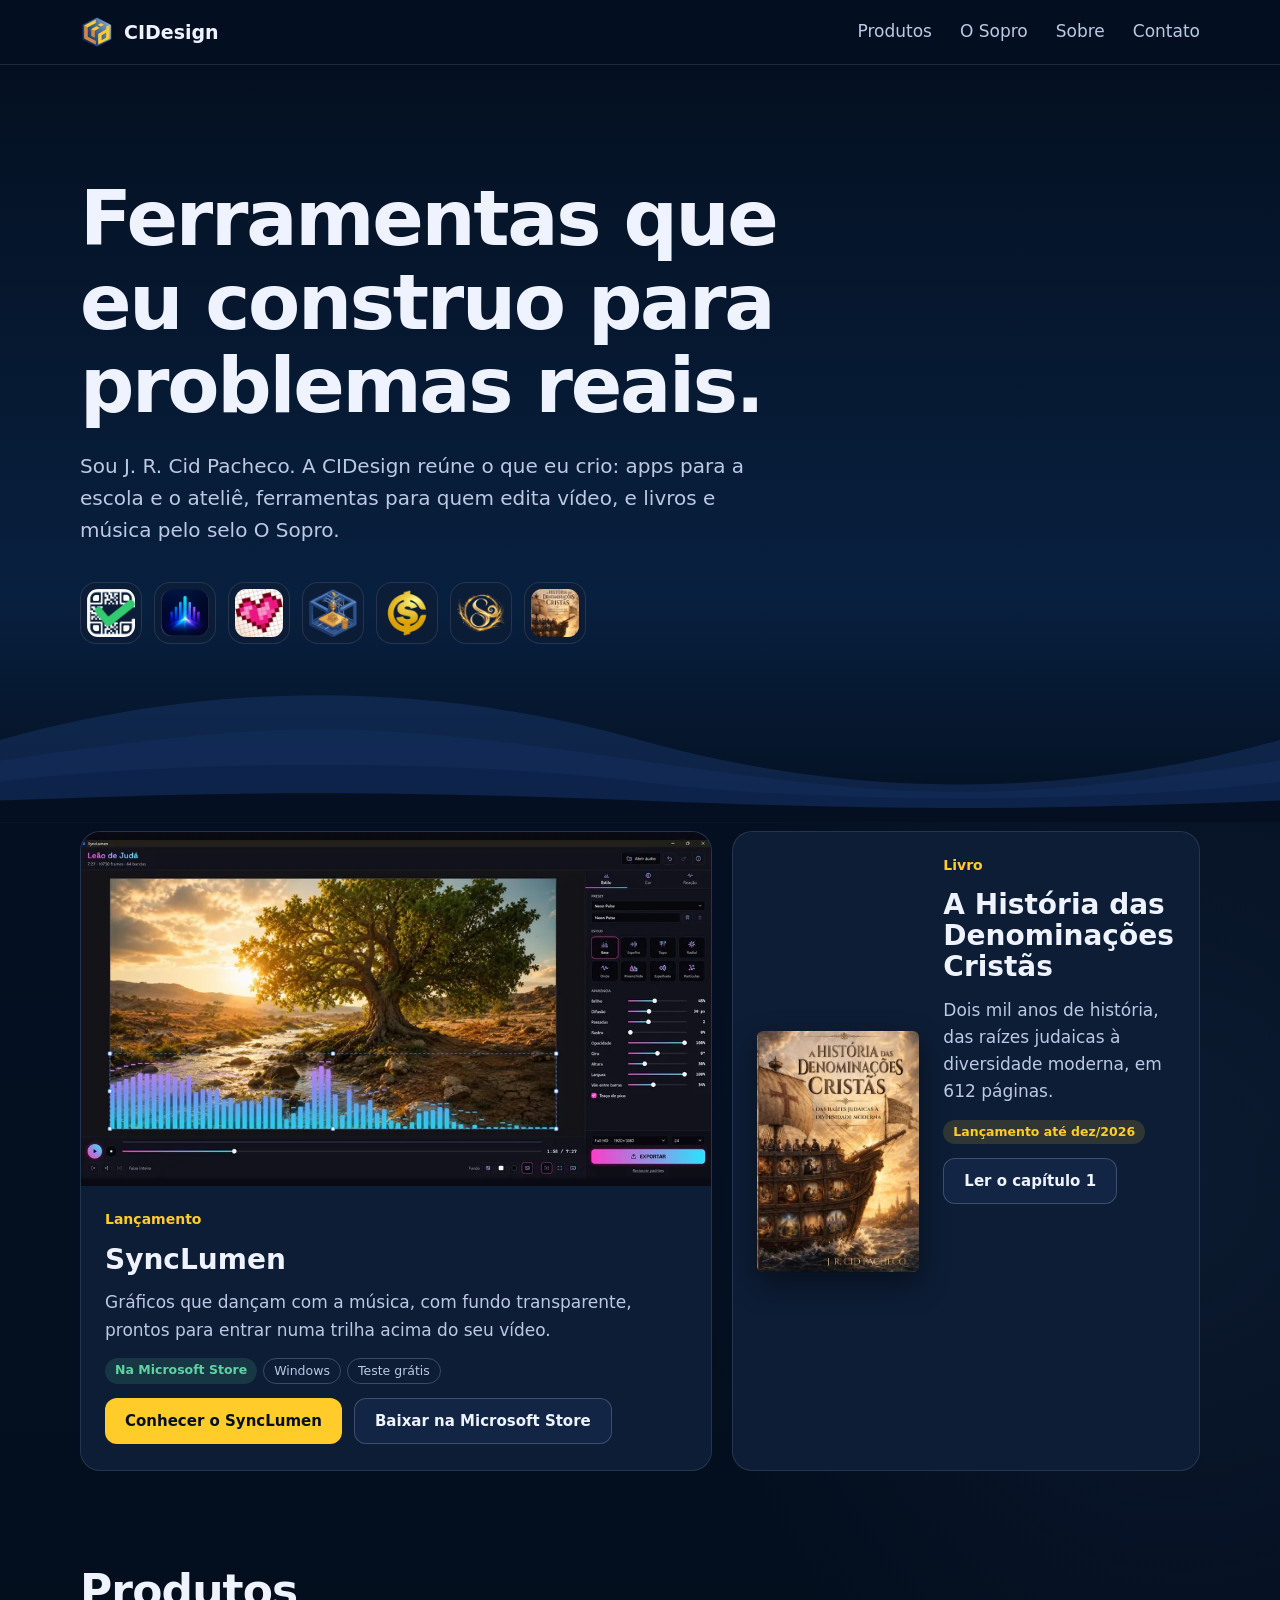
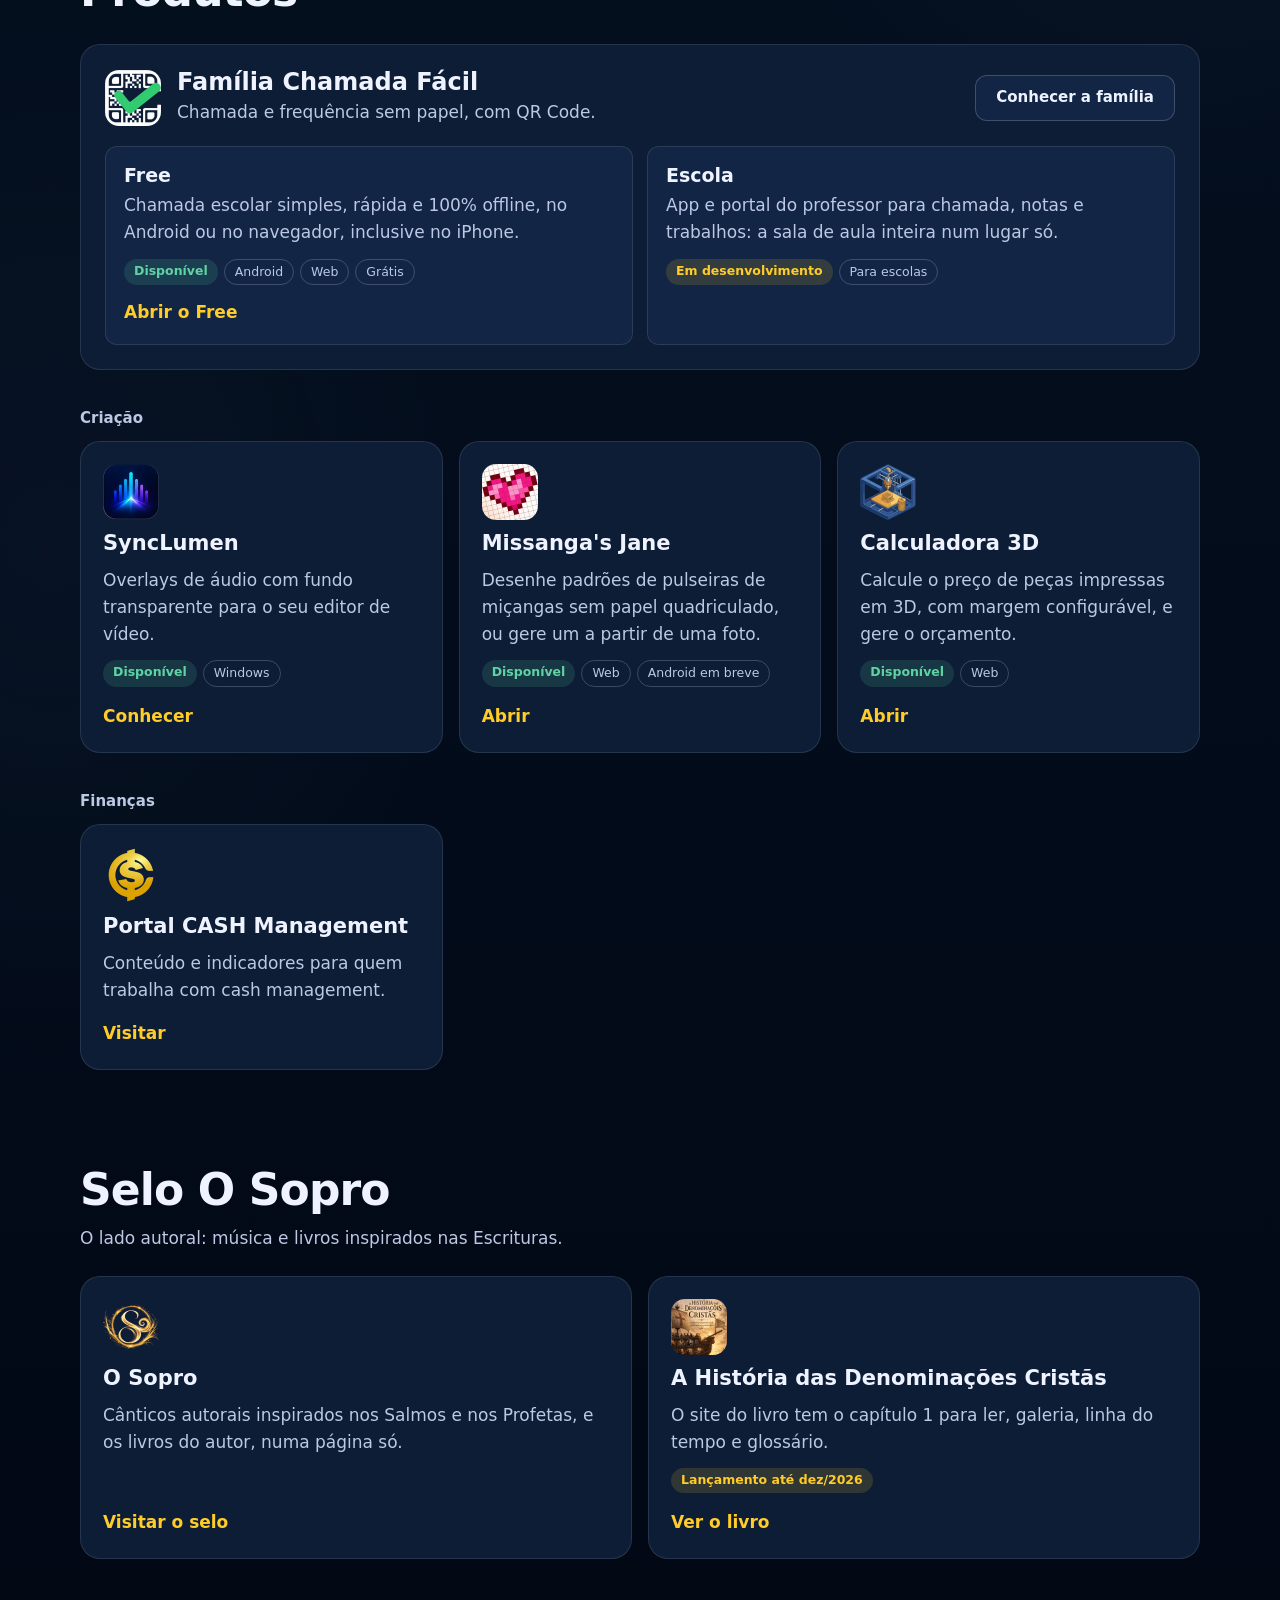
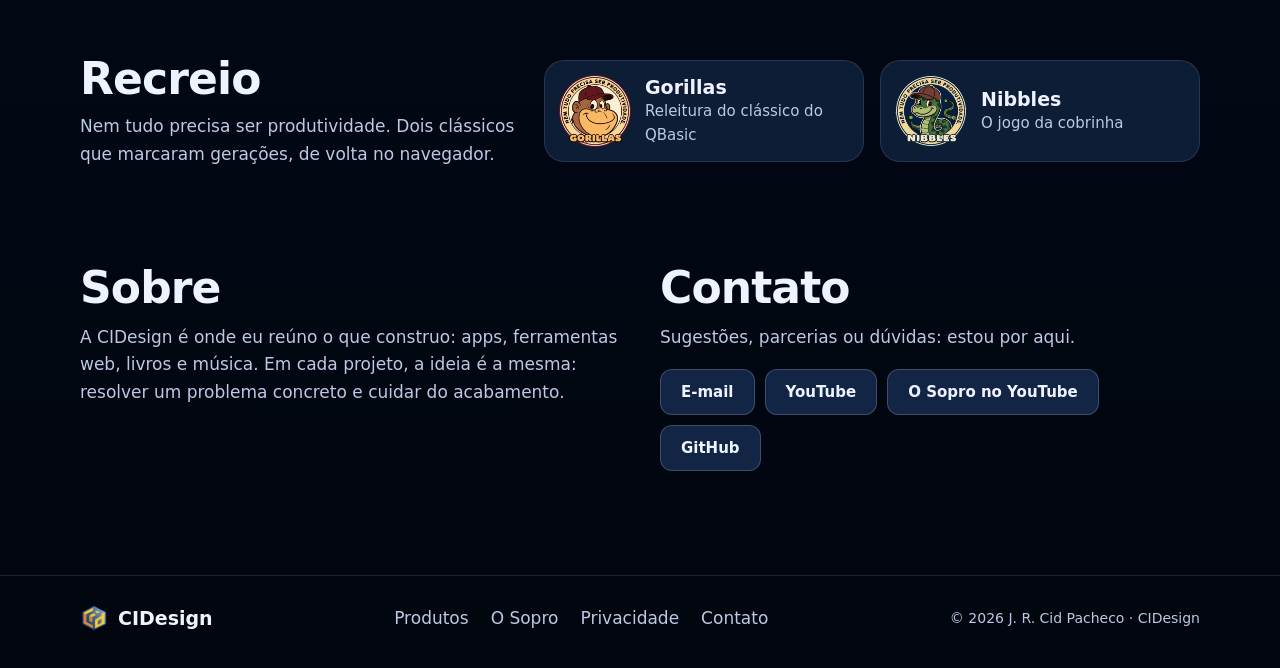
<file: index.html>
<!DOCTYPE html>
<html lang="pt-BR">
<head>
  <meta charset="UTF-8">
  <meta name="viewport" content="width=device-width, initial-scale=1.0">
  <title>CIDesign | Ferramentas que eu construo para problemas reais</title>
  <meta name="description" content="Apps, ferramentas web, livros e música de J. R. Cid Pacheco: Chamada Fácil, SyncLumen, Missanga's Jane, Calculadora 3D, Portal CASH e o selo O Sopro.">
  <meta http-equiv="Content-Security-Policy" content="default-src 'self'; style-src 'self' 'unsafe-inline' https://fonts.googleapis.com; font-src 'self' https://fonts.gstatic.com; img-src 'self' data:; script-src 'self';">
  <meta name="referrer" content="strict-origin-when-cross-origin">
  <meta name="theme-color" content="#06152c">

  <link rel="icon" type="image/png" sizes="32x32" href="assets/img/favicon-32.png">
  <link rel="apple-touch-icon" href="assets/img/apple-touch-icon.png">

  <meta property="og:type" content="website">
  <meta property="og:url" content="https://cidesign.net.br/">
  <meta property="og:title" content="CIDesign | Ferramentas que eu construo para problemas reais">
  <meta property="og:description" content="Apps, ferramentas web, livros e música de J. R. Cid Pacheco.">
  <meta property="og:image" content="https://cidesign.net.br/assets/img/og-cidesign.jpg">
  <meta property="og:image:width" content="1200">
  <meta property="og:image:height" content="630">
  <meta name="twitter:card" content="summary_large_image">

  <link rel="preconnect" href="https://fonts.googleapis.com">
  <link rel="preconnect" href="https://fonts.gstatic.com" crossorigin>
  <link href="https://fonts.googleapis.com/css2?family=Manrope:wght@400;500;700&family=Space+Grotesk:wght@500;700&display=swap" rel="stylesheet">
  <link rel="stylesheet" href="css/style.css">
</head>
<body>
  <a class="skip" href="#produtos">Pular para os produtos</a>

  <header class="site-header">
    <div class="wrap header-row">
      <a class="brand" href="#top" aria-label="CIDesign, voltar ao topo">
        <img src="assets/img/cidesign-68.webp" alt="" width="34" height="34">
        <span>CIDesign</span>
      </a>
      <button class="nav-toggle" type="button" aria-expanded="false" aria-controls="site-nav" aria-label="Abrir o menu">
        <span></span><span></span>
      </button>
      <nav class="site-nav" id="site-nav" aria-label="Principal">
        <a href="#produtos">Produtos</a>
        <a href="#osopro">O Sopro</a>
        <a href="#sobre">Sobre</a>
        <a href="#contato">Contato</a>
      </nav>
    </div>
  </header>

  <main id="top">
    <!-- ================================================================ topo -->
    <section class="hero">
      <!-- Ondas em camadas: so transformacoes de CSS, que a placa de video
           faz sozinha. Custo quase zero no celular; paradas com "reduzir movimento". -->
      <div class="waves" aria-hidden="true">
        <svg class="wave w1" viewBox="0 0 2880 160" preserveAspectRatio="none"><path d="M0 90 C240 40 480 40 720 90 S1200 140 1440 90 S1920 40 2160 90 S2640 140 2880 90 V160 H0 Z"/></svg>
        <svg class="wave w2" viewBox="0 0 2880 160" preserveAspectRatio="none"><path d="M0 100 C320 60 400 60 720 100 S1120 140 1440 100 S2000 60 2160 100 S2560 140 2880 100 V160 H0 Z"/></svg>
        <svg class="wave w3" viewBox="0 0 2880 160" preserveAspectRatio="none"><path d="M0 112 C200 86 520 86 720 112 S1240 138 1440 112 S1880 86 2160 112 S2680 138 2880 112 V160 H0 Z"/></svg>
        <svg class="wave w4" viewBox="0 0 2880 160" preserveAspectRatio="none"><path d="M0 124 C280 108 440 108 720 124 S1160 140 1440 124 S1960 108 2160 124 S2600 140 2880 124 V160 H0 Z"/></svg>
      </div>

      <div class="wrap hero-inner">
        <h1>Ferramentas que eu construo para problemas reais.</h1>
        <p class="hero-text">
          Sou J. R. Cid Pacheco. A CIDesign reúne o que eu crio: apps para a escola e o ateliê,
          ferramentas para quem edita vídeo, e livros e música pelo selo O Sopro.
        </p>
        <ul class="shelf" aria-label="Todos os produtos">
          <li><a href="#chamada-facil" title="Chamada Fácil"><img src="assets/icons/chamada-facil.webp" alt="Chamada Fácil" width="48" height="48"></a></li>
          <li><a href="#synclumen" title="SyncLumen"><img src="assets/icons/synclumen.webp" alt="SyncLumen" width="48" height="48"></a></li>
          <li><a href="#missangas" title="Missanga's Jane"><img src="assets/icons/missangas-jane.webp" alt="Missanga's Jane" width="48" height="48"></a></li>
          <li><a href="#calc3d" title="Calculadora 3D"><img src="assets/icons/calc3d.webp" alt="Calculadora 3D" width="48" height="48"></a></li>
          <li><a href="#portal-cash" title="Portal CASH Management"><img src="assets/icons/portal-cash.webp" alt="Portal CASH Management" width="48" height="48"></a></li>
          <li><a href="#osopro" title="O Sopro"><img src="assets/icons/o-sopro.webp" alt="O Sopro" width="48" height="48"></a></li>
          <li><a href="#livro" title="A História das Denominações Cristãs"><img src="assets/icons/denominacoes.webp" alt="A História das Denominações Cristãs" width="48" height="48"></a></li>
        </ul>
      </div>
    </section>

    <!-- Parte de baixo: um degradê suave do azul-noite para um azul mais quente,
         com dois brilhos discretos, para o fundo não ficar chapado. -->
    <div class="lower">

    <!-- ================================================================ destaques -->
    <section class="wrap section highlights" aria-labelledby="destaques-titulo">
      <h2 id="destaques-titulo" class="sr-only">Destaques</h2>

      <article class="feature">
        <a class="feature-media" href="synclumen/" tabindex="-1" aria-hidden="true">
          <img src="assets/img/synclumen-destaque.webp" alt="" width="960" height="540" loading="lazy">
        </a>
        <div class="feature-body">
          <p class="feature-kind">Lançamento</p>
          <h3>SyncLumen</h3>
          <p>Gráficos que dançam com a música, com fundo transparente, prontos para entrar numa trilha acima do seu vídeo.</p>
          <ul class="tags">
            <li class="tag tag-ok">Na Microsoft Store</li>
            <li class="tag tag-line">Windows</li>
            <li class="tag tag-line">Teste grátis</li>
          </ul>
          <div class="feature-actions">
            <a class="button button-primary" href="synclumen/">Conhecer o SyncLumen</a>
            <a class="button button-secondary" href="https://apps.microsoft.com/detail/9P1VW75GV62F">Baixar na Microsoft Store</a>
          </div>
        </div>
      </article>

      <article class="feature feature-book">
        <a class="feature-media" href="https://osopro.cidesign.net.br/livros/denominacoes/" tabindex="-1" aria-hidden="true">
          <img src="assets/img/livro-capa.webp" alt="" width="377" height="560" loading="lazy">
        </a>
        <div class="feature-body">
          <p class="feature-kind">Livro</p>
          <h3>A História das Denominações Cristãs</h3>
          <p>Dois mil anos de história, das raízes judaicas à diversidade moderna, em 612 páginas.</p>
          <ul class="tags">
            <li class="tag tag-soon">Lançamento até dez/2026</li>
          </ul>
          <a class="button button-secondary" href="https://osopro.cidesign.net.br/livros/denominacoes/">Ler o capítulo 1</a>
        </div>
      </article>
    </section>

    <!-- ================================================================ produtos -->
    <section class="wrap section" id="produtos" aria-labelledby="produtos-titulo">
      <h2 id="produtos-titulo">Produtos</h2>

      <!-- Familia Chamada Facil: um card so, uma linha por edicao. O Ekklesia entra
           aqui como mais uma linha quando houver o que mostrar. -->
      <article class="family" id="chamada-facil">
        <div class="family-head">
          <img src="assets/icons/chamada-facil.webp" alt="" width="56" height="56">
          <div>
            <h3>Família Chamada Fácil</h3>
            <p>Chamada e frequência sem papel, com QR Code.</p>
          </div>
          <a class="button button-secondary family-cta" href="https://www.chamadafacil.net.br/">Conhecer a família</a>
        </div>
        <ul class="editions">
          <li class="edition">
            <div>
              <h4>Free</h4>
              <p>Chamada escolar simples, rápida e 100% offline, no Android ou no navegador, inclusive no iPhone.</p>
              <ul class="tags">
                <li class="tag tag-ok">Disponível</li>
                <li class="tag tag-line">Android</li>
                <li class="tag tag-line">Web</li>
                <li class="tag tag-line">Grátis</li>
              </ul>
            </div>
            <a class="link" href="https://free.chamadafacil.net.br/">Abrir o Free</a>
          </li>
          <li class="edition">
            <div>
              <h4>Escola</h4>
              <p>App e portal do professor para chamada, notas e trabalhos: a sala de aula inteira num lugar só.</p>
              <ul class="tags">
                <li class="tag tag-soon">Em desenvolvimento</li>
                <li class="tag tag-line">Para escolas</li>
              </ul>
            </div>
          </li>
        </ul>
      </article>

      <div class="group">
        <h3 class="group-title">Criação</h3>
        <div class="grid">
          <article class="card" id="synclumen">
            <img class="card-icon" src="assets/icons/synclumen.webp" alt="" width="56" height="56">
            <h4>SyncLumen</h4>
            <p>Overlays de áudio com fundo transparente para o seu editor de vídeo.</p>
            <ul class="tags">
              <li class="tag tag-ok">Disponível</li>
              <li class="tag tag-line">Windows</li>
            </ul>
            <a class="link" href="synclumen/">Conhecer</a>
          </article>

          <article class="card" id="missangas">
            <img class="card-icon" src="assets/icons/missangas-jane.webp" alt="" width="56" height="56">
            <h4>Missanga's Jane</h4>
            <p>Desenhe padrões de pulseiras de miçangas sem papel quadriculado, ou gere um a partir de uma foto.</p>
            <ul class="tags">
              <li class="tag tag-ok">Disponível</li>
              <li class="tag tag-line">Web</li>
              <li class="tag tag-line">Android em breve</li>
            </ul>
            <a class="link" href="missangas/">Abrir</a>
          </article>

          <article class="card" id="calc3d">
            <img class="card-icon" src="assets/icons/calc3d.webp" alt="" width="56" height="56">
            <h4>Calculadora 3D</h4>
            <p>Calcule o preço de peças impressas em 3D, com margem configurável, e gere o orçamento.</p>
            <ul class="tags">
              <li class="tag tag-ok">Disponível</li>
              <li class="tag tag-line">Web</li>
            </ul>
            <a class="link" href="calc3d/">Abrir</a>
          </article>
        </div>
      </div>

      <div class="group">
        <h3 class="group-title">Finanças</h3>
        <div class="grid">
          <article class="card card-simple" id="portal-cash">
            <img class="card-icon" src="assets/icons/portal-cash.webp" alt="" width="56" height="56">
            <h4>Portal CASH Management</h4>
            <p>Conteúdo e indicadores para quem trabalha com cash management.</p>
            <a class="link" href="https://portal-cash.net.br/">Visitar</a>
          </article>
        </div>
      </div>
    </section>

    <!-- ================================================================ O Sopro -->
    <section class="wrap section" id="osopro" aria-labelledby="osopro-titulo">
      <h2 id="osopro-titulo">Selo O Sopro</h2>
      <p class="section-lead">O lado autoral: música e livros inspirados nas Escrituras.</p>
      <div class="grid grid-2">
        <article class="card">
          <img class="card-icon" src="assets/icons/o-sopro.webp" alt="" width="56" height="56">
          <h4>O Sopro</h4>
          <p>Cânticos autorais inspirados nos Salmos e nos Profetas, e os livros do autor, numa página só.</p>
          <a class="link" href="https://osopro.cidesign.net.br/">Visitar o selo</a>
        </article>
        <article class="card" id="livro">
          <img class="card-icon" src="assets/icons/denominacoes.webp" alt="" width="56" height="56">
          <h4>A História das Denominações Cristãs</h4>
          <p>O site do livro tem o capítulo 1 para ler, galeria, linha do tempo e glossário.</p>
          <ul class="tags">
            <li class="tag tag-soon">Lançamento até dez/2026</li>
          </ul>
          <a class="link" href="https://osopro.cidesign.net.br/livros/denominacoes/">Ver o livro</a>
        </article>
      </div>
    </section>

    <!-- ================================================================ recreio -->
    <section class="wrap section recess" id="recreio" aria-labelledby="recreio-titulo">
      <div class="recess-copy">
        <h2 id="recreio-titulo" data-easter="recreio">Recreio</h2>
        <p>Nem tudo precisa ser produtividade. Dois clássicos que marcaram gerações, de volta no navegador.</p>
      </div>
      <a class="game" href="apps/gorillas/index.html">
        <img src="assets/icons/gorillas.webp" alt="" width="96" height="96" loading="lazy">
        <span><strong>Gorillas</strong> Releitura do clássico do QBasic</span>
      </a>
      <a class="game" href="apps/nibbles/index.html">
        <img src="assets/icons/nibbles.webp" alt="" width="96" height="96" loading="lazy">
        <span><strong>Nibbles</strong> O jogo da cobrinha</span>
      </a>
    </section>

    <!-- ================================================================ sobre e contato -->
    <section class="wrap section about" id="sobre" aria-labelledby="sobre-titulo">
      <div>
        <h2 id="sobre-titulo">Sobre</h2>
        <p>
          A CIDesign é onde eu reúno o que construo: apps, ferramentas web, livros e música.
          Em cada projeto, a ideia é a mesma: resolver um problema concreto e cuidar do acabamento.
        </p>
      </div>
      <div id="contato">
        <h2>Contato</h2>
        <p>Sugestões, parcerias ou dúvidas: estou por aqui.</p>
        <ul class="contacts">
          <li><a class="button button-secondary" href="mailto:contato@cidesign.net.br">E-mail</a></li>
          <li><a class="button button-secondary" href="https://www.youtube.com/@CIDesign-i7y">YouTube</a></li>
          <li><a class="button button-secondary" href="https://www.youtube.com/@osopro-music">O Sopro no YouTube</a></li>
          <li><a class="button button-secondary" href="https://github.com/JRCPacheco">GitHub</a></li>
        </ul>
      </div>
    </section>
    </div>
  </main>

  <footer class="site-footer">
    <div class="wrap footer-row">
      <a class="brand" href="#top">
        <img src="assets/img/cidesign-68.webp" alt="" width="28" height="28">
        <span>CIDesign</span>
      </a>
      <nav class="footer-links" aria-label="Rodapé">
        <a href="#produtos">Produtos</a>
        <a href="#osopro">O Sopro</a>
        <a href="privacidade/">Privacidade</a>
        <a href="#contato">Contato</a>
      </nav>
      <p class="footer-copy">© <span id="current-year">2026</span> J. R. Cid Pacheco · CIDesign</p>
    </div>
  </footer>

  <div class="toast" role="status" aria-live="polite" hidden></div>
  <script src="js/main.js"></script>
</body>
</html>
</file>
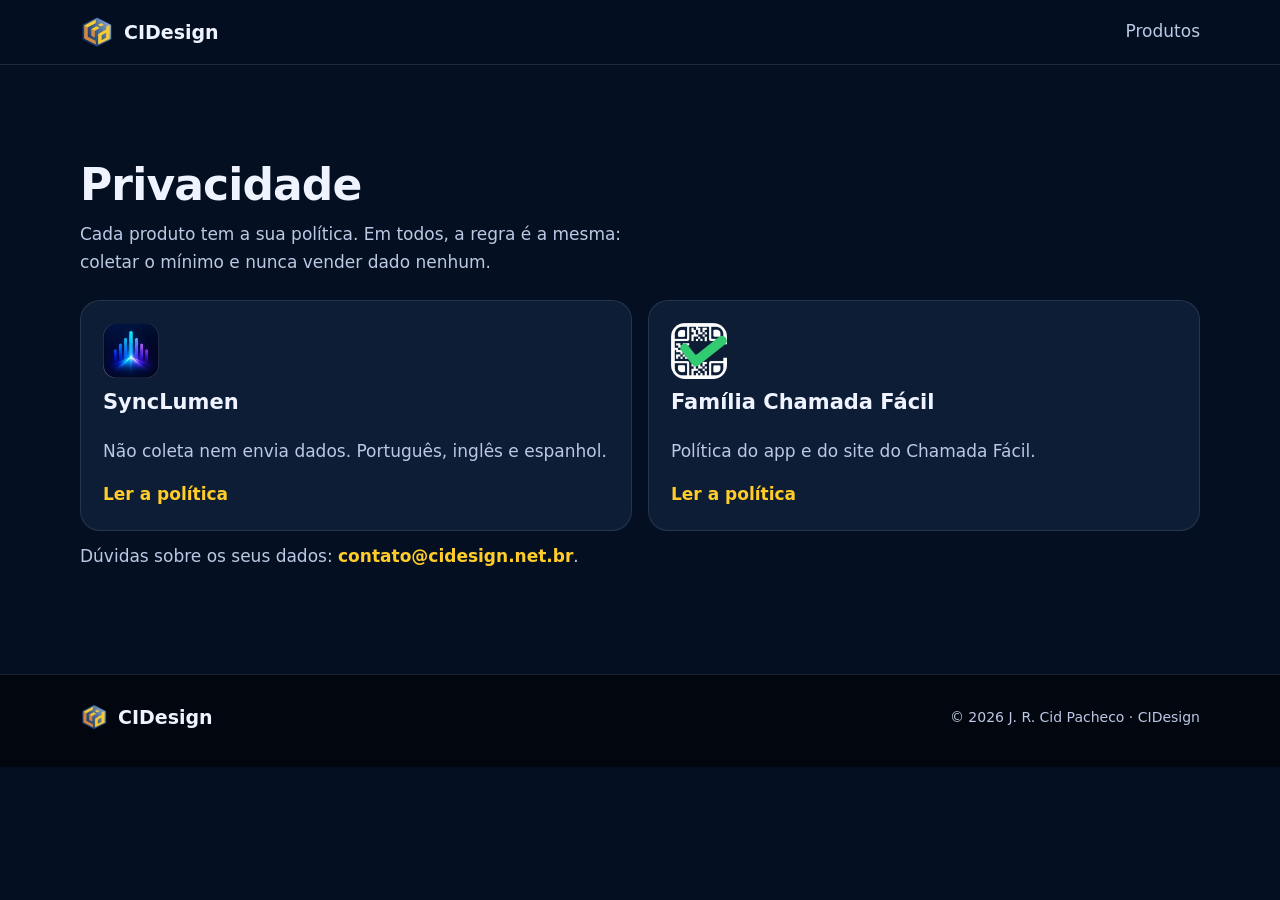
<file: privacidade/index.html>
<!DOCTYPE html>
<html lang="pt-BR">
<head>
  <meta charset="UTF-8">
  <meta name="viewport" content="width=device-width, initial-scale=1.0">
  <title>Privacidade | CIDesign</title>
  <meta name="description" content="Políticas de privacidade dos produtos da CIDesign.">
  <meta http-equiv="Content-Security-Policy" content="default-src 'self'; style-src 'self' 'unsafe-inline' https://fonts.googleapis.com; font-src 'self' https://fonts.gstatic.com; img-src 'self' data:; script-src 'self';">
  <meta name="theme-color" content="#06152c">
  <link rel="icon" type="image/png" sizes="32x32" href="../assets/img/favicon-32.png">
  <link rel="preconnect" href="https://fonts.googleapis.com">
  <link rel="preconnect" href="https://fonts.gstatic.com" crossorigin>
  <link href="https://fonts.googleapis.com/css2?family=Manrope:wght@400;500;700&family=Space+Grotesk:wght@500;700&display=swap" rel="stylesheet">
  <link rel="stylesheet" href="../css/style.css">
</head>
<body>
  <header class="site-header">
    <div class="wrap header-row">
      <a class="brand" href="../">
        <img src="../assets/img/cidesign-68.webp" alt="" width="34" height="34">
        <span>CIDesign</span>
      </a>
      <nav class="site-nav" aria-label="Principal" style="display:flex">
        <a href="../#produtos">Produtos</a>
      </nav>
    </div>
  </header>

  <main class="wrap section about" style="grid-template-columns:1fr">
    <div>
      <h2>Privacidade</h2>
      <p>Cada produto tem a sua política. Em todos, a regra é a mesma: coletar o mínimo e nunca vender dado nenhum.</p>
      <div class="grid grid-2">
        <article class="card">
          <img class="card-icon" src="../assets/icons/synclumen.webp" alt="" width="56" height="56">
          <h4>SyncLumen</h4>
          <p>Não coleta nem envia dados. Português, inglês e espanhol.</p>
          <a class="link" href="../synclumen/privacidade/privacidade.html">Ler a política</a>
        </article>
        <article class="card">
          <img class="card-icon" src="../assets/icons/chamada-facil.webp" alt="" width="56" height="56">
          <h4>Família Chamada Fácil</h4>
          <p>Política do app e do site do Chamada Fácil.</p>
          <a class="link" href="https://www.chamadafacil.net.br/politica-de-privacidade.html">Ler a política</a>
        </article>
      </div>
      <p>Dúvidas sobre os seus dados: <a class="link" href="mailto:contato@cidesign.net.br">contato@cidesign.net.br</a>.</p>
    </div>
  </main>

  <footer class="site-footer">
    <div class="wrap footer-row">
      <a class="brand" href="../">
        <img src="../assets/img/cidesign-68.webp" alt="" width="28" height="28">
        <span>CIDesign</span>
      </a>
      <p class="footer-copy">© 2026 J. R. Cid Pacheco · CIDesign</p>
    </div>
  </footer>
</body>
</html>
</file>
<file: css/style.css>
/* CIDesign — vitrine de produtos (versão 2, out/2026)
   Paleta e tipografia herdadas da versão anterior; layout reescrito do zero. */

:root {
  --bg: #06152c;
  --bg-deep: #041021;
  --surface: #0d1d36;
  --surface-strong: #122544;
  --line: rgba(188, 200, 228, 0.14);
  --line-strong: rgba(188, 200, 228, 0.26);
  --text: #eef3ff;
  --text-soft: #bcc8e4;          /* ~5,2:1 sobre --bg, WCAG AA */
  --gold: #ffcc29;
  --amber: #d98639;
  --ok: #5fd3a4;
  --radius: 20px;
  --radius-sm: 12px;
  --wrap: 1120px;
  --focus: 0 0 0 3px rgba(255, 204, 41, 0.6);
  --font-text: "Manrope", system-ui, sans-serif;
  --font-title: "Space Grotesk", "Manrope", system-ui, sans-serif;
}

*, *::before, *::after { box-sizing: border-box; }
html { scroll-behavior: smooth; scroll-padding-top: 84px; }
body {
  margin: 0;
  font: 400 17px/1.6 var(--font-text);
  color: var(--text);
  background: var(--bg-deep);
  -webkit-font-smoothing: antialiased;
}
img { display: block; max-width: 100%; height: auto; }
a { color: inherit; }
h1, h2, h3, h4 { font-family: var(--font-title); font-weight: 700; line-height: 1.1; margin: 0; }
p { margin: 0; }
ul { margin: 0; padding: 0; list-style: none; }
:focus-visible { outline: none; box-shadow: var(--focus); border-radius: 8px; }

.wrap { width: min(var(--wrap), 100% - 32px); margin-inline: auto; }
.sr-only { position: absolute; width: 1px; height: 1px; overflow: hidden; clip: rect(0 0 0 0); white-space: nowrap; }
.skip { position: absolute; left: 16px; top: -48px; z-index: 20; background: var(--gold); color: var(--bg-deep); padding: 8px 14px; border-radius: 8px; font-weight: 700; text-decoration: none; }
.skip:focus { top: 12px; }

/* ------------------------------------------------------------------ cabecalho */
.site-header {
  position: sticky; top: 0; z-index: 10;
  background: rgba(4, 16, 33, 0.82);
  backdrop-filter: blur(12px);
  border-bottom: 1px solid var(--line);
}
.header-row { display: flex; align-items: center; justify-content: space-between; gap: 16px; min-height: 64px; }
.brand { display: inline-flex; align-items: center; gap: 10px; text-decoration: none; font: 700 19px/1 var(--font-title); }
.site-nav { display: flex; gap: 28px; }
.site-nav a, .footer-links a { text-decoration: none; color: var(--text-soft); font-weight: 500; }
.site-nav a:hover, .footer-links a:hover { color: var(--gold); }
.nav-toggle { display: none; }

/* ------------------------------------------------------------------ topo e ondas */
.hero { position: relative; overflow: hidden; padding: clamp(56px, 9vw, 112px) 0 clamp(120px, 14vw, 180px); background: linear-gradient(180deg, var(--bg-deep) 0%, #08203f 70%, var(--bg-deep) 100%); }
.hero-inner { position: relative; z-index: 1; }
.hero h1 { font-size: clamp(38px, 6.4vw, 76px); letter-spacing: -0.03em; max-width: 15ch; }
.hero-text { color: var(--text-soft); font-size: clamp(17px, 2vw, 20px); max-width: 56ch; margin-top: 22px; }

.shelf { display: flex; flex-wrap: wrap; gap: 12px; margin-top: 36px; }
.shelf a { display: block; padding: 6px; border-radius: 16px; background: rgba(13, 29, 54, 0.7); border: 1px solid var(--line); transition: transform .18s ease, border-color .18s ease; }
.shelf a:hover { transform: translateY(-3px); border-color: var(--gold); }
.shelf img { width: 48px; height: 48px; border-radius: 11px; }

.waves { position: absolute; left: 0; right: 0; bottom: 0; height: clamp(110px, 16vw, 190px); pointer-events: none; }
.wave { position: absolute; left: 0; bottom: 0; width: 200%; height: 100%; will-change: transform; animation: wave-drift linear infinite; }
.w1 { fill: rgba(28, 58, 112, 0.45); animation-duration: 38s; }
.w2 { fill: rgba(20, 46, 94, 0.55); animation-duration: 29s; animation-direction: reverse; height: 88%; }
.w3 { fill: rgba(14, 34, 72, 0.75); animation-duration: 22s; height: 72%; }
.w4 { fill: var(--bg-deep); animation-duration: 17s; animation-direction: reverse; height: 52%; }
@keyframes wave-drift { from { transform: translate3d(0, 0, 0); } to { transform: translate3d(-50%, 0, 0); } }

/* ------------------------------------------------------------------ fundo da parte de baixo */
.lower {
  position: relative;
  /* do azul-noite das ondas para um azul quase preto no fim da página */
  background:
    radial-gradient(55% 30% at 92% 12%, rgba(77, 121, 191, 0.10), transparent 70%),
    radial-gradient(45% 26% at 4% 45%, rgba(77, 121, 191, 0.06), transparent 70%),
    linear-gradient(180deg, var(--bg-deep) 0%, #030d1c 40%, #020916 75%, #01060f 100%);
}
body.matrix .lower { background: transparent; }

/* ------------------------------------------------------------------ secoes */
.section { padding-block: clamp(56px, 8vw, 96px) 0; }
.section h2 { font-size: clamp(30px, 4vw, 44px); letter-spacing: -0.02em; }
.section-lead { color: var(--text-soft); margin-top: 10px; max-width: 60ch; }

.button {
  display: inline-flex; align-items: center; justify-content: center;
  min-height: 46px; padding: 0 20px; border-radius: 12px;
  font: 700 15px/1 var(--font-text); text-decoration: none;
  transition: transform .15s ease, background .15s ease;
}
.button:hover { transform: translateY(-1px); }
.button-primary { background: var(--gold); color: var(--bg-deep); }
.button-secondary { background: var(--surface-strong); border: 1px solid var(--line-strong); color: var(--text); }
.button-secondary:hover { border-color: var(--gold); }
.link { color: var(--gold); font-weight: 700; text-decoration: none; }
.link:hover { text-decoration: underline; text-underline-offset: 3px; }

.tags { display: flex; flex-wrap: wrap; gap: 6px; }
.tag { font-size: 12.5px; font-weight: 700; line-height: 1; padding: 6px 10px; border-radius: 999px; }
.tag-ok { background: rgba(95, 211, 164, 0.14); color: var(--ok); }
.tag-soon { background: rgba(255, 204, 41, 0.14); color: var(--gold); }
.tag-line { border: 1px solid var(--line-strong); color: var(--text-soft); font-weight: 500; }

/* ------------------------------------------------------------------ destaques */
.highlights { display: grid; grid-template-columns: 1.35fr 1fr; gap: 20px; padding-top: 8px; position: relative; z-index: 2; }
.feature { display: grid; background: var(--surface); border: 1px solid var(--line); border-radius: var(--radius); overflow: hidden; }
.feature-media img { width: 100%; aspect-ratio: 16 / 9; object-fit: cover; }
.feature-body { display: grid; gap: 14px; align-content: start; padding: 22px 24px 26px; }
.feature-body p { color: var(--text-soft); }
.feature-kind { font-size: 14px; font-weight: 700; color: var(--gold) !important; }
.feature h3 { font-size: 28px; }
.feature .button { justify-self: start; }
.feature-actions { display: flex; flex-wrap: wrap; gap: 10px 12px; }
.feature-book { grid-template-columns: 0.8fr 1.2fr; }
.feature-book .feature-media { display: flex; align-items: center; justify-content: center; padding: 24px 0 24px 24px; }
.feature-book .feature-media img { aspect-ratio: 377 / 560; width: 100%; height: auto; object-fit: contain; border-radius: 6px; box-shadow: 0 12px 30px rgba(0, 0, 0, 0.45); }

/* ------------------------------------------------------------------ produtos */
#produtos h2 { margin-bottom: 28px; }
.family { background: var(--surface); border: 1px solid var(--line); border-radius: var(--radius); padding: 24px; }
.family-head { display: grid; grid-template-columns: auto 1fr auto; gap: 16px; align-items: center; }
.family-head img { width: 56px; height: 56px; border-radius: 14px; }
.family-head h3 { font-size: 24px; }
.family-head p { color: var(--text-soft); margin-top: 4px; }
.editions { display: grid; grid-template-columns: 1fr 1fr; gap: 14px; margin-top: 20px; }
.edition { display: flex; flex-direction: column; justify-content: space-between; gap: 14px; padding: 18px; border-radius: var(--radius-sm); background: var(--surface-strong); border: 1px solid var(--line); }
.edition h4 { font-size: 19px; }
.edition p { color: var(--text-soft); margin: 6px 0 12px; }

.group { margin-top: 40px; }
.group-title { font-size: 15px; font-family: var(--font-text); font-weight: 700; color: var(--text-soft); margin-bottom: 14px; }
.grid { display: grid; grid-template-columns: repeat(3, 1fr); gap: 16px; }
.grid-2 { grid-template-columns: repeat(2, 1fr); margin-top: 24px; }
.card { display: flex; flex-direction: column; gap: 12px; background: var(--surface); border: 1px solid var(--line); border-radius: var(--radius); padding: 22px; }
.card:hover { border-color: var(--line-strong); }
.card-icon { width: 56px; height: 56px; border-radius: 14px; }
.card h4 { font-size: 21px; }
.card p { color: var(--text-soft); flex: 1; }
.card .link { margin-top: 4px; }

/* ------------------------------------------------------------------ recreio */
.recess { display: grid; grid-template-columns: 1.4fr 1fr 1fr; gap: 16px; align-items: center; }
.recess-copy p { color: var(--text-soft); margin-top: 10px; max-width: 42ch; }
.game { display: flex; align-items: center; gap: 14px; padding: 14px; border-radius: var(--radius); background: var(--surface); border: 1px solid var(--line); text-decoration: none; }
.game:hover { border-color: var(--gold); }
.game img { width: 72px; height: 72px; flex: none; }
.game span { color: var(--text-soft); font-size: 15px; }
.game strong { display: block; color: var(--text); font: 700 19px/1.2 var(--font-title); }

/* ------------------------------------------------------------------ sobre e contato */
.about { display: grid; grid-template-columns: 1fr 1fr; gap: 40px; padding-bottom: clamp(64px, 9vw, 104px); }
.about p { color: var(--text-soft); margin-top: 12px; max-width: 52ch; }
.contacts { display: flex; flex-wrap: wrap; gap: 10px; margin-top: 18px; }

/* ------------------------------------------------------------------ rodape */
.site-footer { border-top: 1px solid var(--line); padding: 28px 0 36px; background: #01060f; }
.footer-row { display: flex; flex-wrap: wrap; align-items: center; justify-content: space-between; gap: 16px 28px; }
.footer-links { display: flex; flex-wrap: wrap; gap: 22px; }
.footer-copy { color: var(--text-soft); font-size: 14px; }

/* ------------------------------------------------------------------ segredo: Matrix */
#matrix-canvas { position: fixed; inset: 0; width: 100%; height: 100%; z-index: 0; pointer-events: none; transition: opacity .5s ease; }
body.matrix .site-header, body.matrix main, body.matrix .site-footer { position: relative; z-index: 1; }
body.matrix .hero { background: transparent; }
body.matrix .w4 { fill: rgba(6, 21, 44, 0.6); }
.flash { position: fixed; inset: 0; z-index: 30; pointer-events: none; background: radial-gradient(circle, rgba(255, 204, 41, 0.55), rgba(255, 204, 41, 0) 70%); animation: flash .6s ease-out forwards; }
@keyframes flash { from { opacity: 1; } to { opacity: 0; } }
.toast { position: fixed; left: 50%; bottom: 24px; transform: translateX(-50%); z-index: 31; background: var(--surface-strong); border: 1px solid var(--gold); color: var(--text); padding: 12px 18px; border-radius: 12px; font-weight: 700; box-shadow: 0 12px 30px rgba(0, 0, 0, 0.4); }

/* ------------------------------------------------------------------ telas menores */
@media (max-width: 900px) {
  .highlights { grid-template-columns: 1fr; }
  .grid { grid-template-columns: 1fr 1fr; }
  .recess { grid-template-columns: 1fr 1fr; }
  .recess-copy { grid-column: 1 / -1; }
}
@media (max-width: 680px) {
  .nav-toggle { display: inline-flex; flex-direction: column; justify-content: center; gap: 6px; width: 44px; height: 44px; border: 1px solid var(--line-strong); border-radius: 10px; background: transparent; cursor: pointer; padding: 0 11px; }
  .nav-toggle span { display: block; height: 2px; background: var(--text); border-radius: 2px; }
  .site-nav { display: none; position: absolute; left: 0; right: 0; top: 64px; flex-direction: column; gap: 0; background: var(--bg-deep); border-bottom: 1px solid var(--line); padding: 8px 16px 16px; }
  .site-nav.is-open { display: flex; }
  .site-nav a { padding: 12px 0; }
  .grid, .grid-2, .editions, .about, .recess { grid-template-columns: 1fr; }
  .family-head { grid-template-columns: auto 1fr; }
  .family-cta { grid-column: 1 / -1; justify-self: start; }
  .feature-book { grid-template-columns: 1fr; }
  .feature-book .feature-media { padding: 20px 20px 0; display: flex; justify-content: center; }
  .feature-book .feature-media img { width: 160px; height: auto; }
  .shelf img { width: 40px; height: 40px; }
}

/* Movimento: quem pediu menos, recebe nada */
@media (prefers-reduced-motion: reduce) {
  html { scroll-behavior: auto; }
  .wave, .flash { animation: none; }
  .shelf a, .button { transition: none; }
}
</file>
